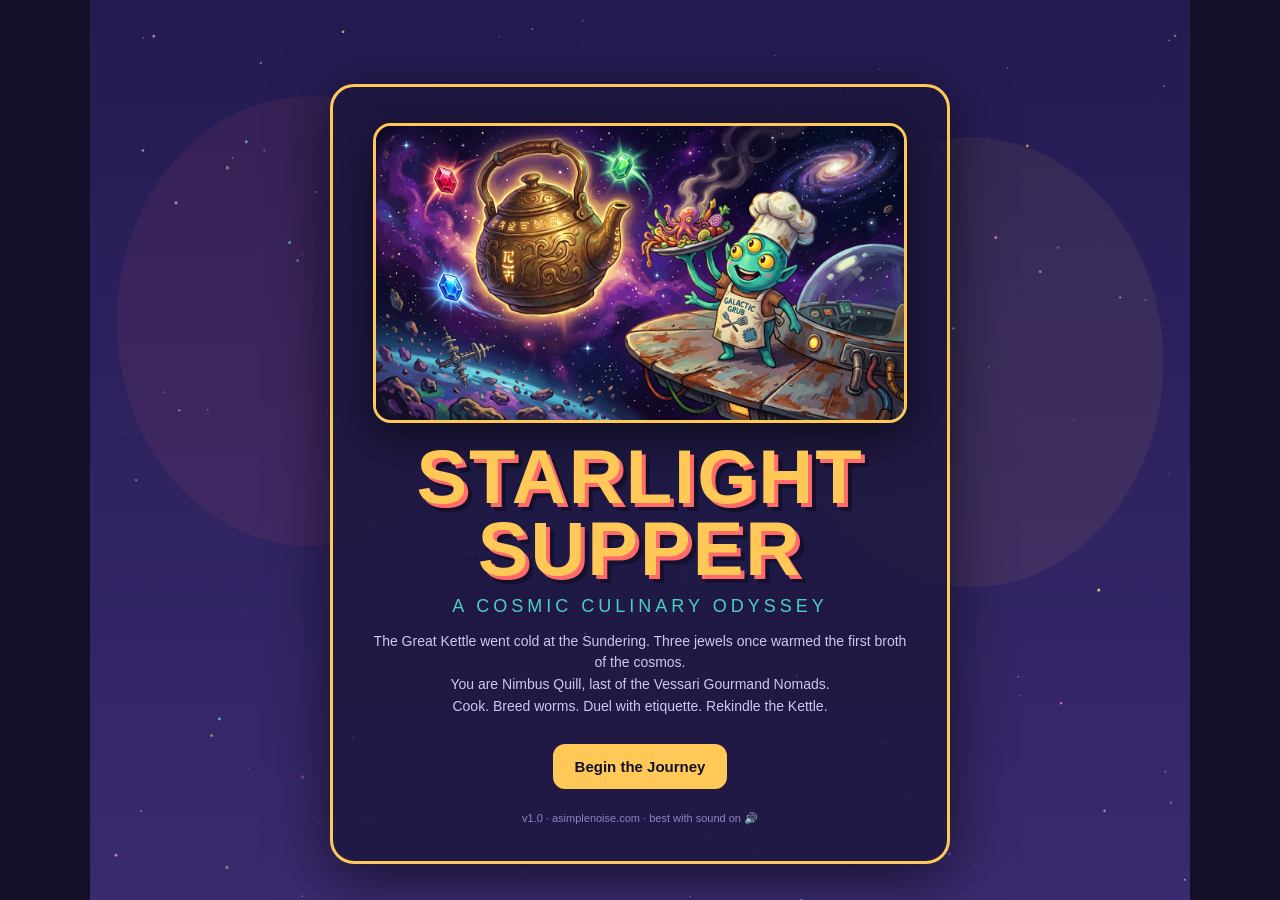
<file: index.html>
<!DOCTYPE html>
<html lang="en">
<head>
<meta charset="UTF-8">
<meta name="viewport" content="width=device-width, initial-scale=1.0, viewport-fit=cover, user-scalable=no">
<meta name="theme-color" content="#0a0a1e">
<!-- iOS standalone (Add to Home Screen) -->
<meta name="apple-mobile-web-app-capable" content="yes">
<meta name="mobile-web-app-capable" content="yes">
<meta name="apple-mobile-web-app-status-bar-style" content="black-translucent">
<meta name="apple-mobile-web-app-title" content="Starlight">
<link rel="apple-touch-icon" href="/assets/icons/icon-180.png">
<link rel="manifest" href="/manifest.json">
<link rel="icon" href="/assets/icons/icon-192.png">
<title>Starlight Supper</title>
<link rel="stylesheet" href="style.css?v=20261122a">
</head>
<body>
<div id="game-shell">
  <canvas id="bg-canvas"></canvas>
  <div id="planet-bg"></div>

  <!-- TITLE -->
  <div id="screen-title" class="screen active">
    <div class="title-card">
      <img src="assets/title.png" class="title-splash" alt="Starlight Supper" onerror="this.remove()">
      <h1 class="game-title">STARLIGHT<br>SUPPER</h1>
      <p class="subtitle">A Cosmic Culinary Odyssey</p>
      <p class="lore-blurb">The Great Kettle went cold at the Sundering. Three jewels once warmed the first broth of the cosmos.<br>You are Nimbus Quill, last of the Vessari Gourmand Nomads.<br>Cook. Breed worms. Duel with etiquette. Rekindle the Kettle.</p>
      <button id="btn-new-game" class="btn btn-primary">Begin the Journey</button>
      <button id="btn-continue" class="btn" style="display:none">Continue</button>
      <div class="credits">v1.0 · asimplenoise.com · best with sound on 🔊</div>
    </div>
  </div>

  <!-- HUD -->
  <div id="hud" class="hidden">
    <div class="hud-left">
      <span id="hud-day">Day 1</span>
      <span id="hud-energy" class="phase-chip">⚡ 3/3</span>
      <span id="hud-phase" class="phase-chip">☀️ DAY</span>
      <span id="hud-location">🏠 Home Shelter</span>
    </div>
    <div class="hud-right">
      <span id="hud-hp">❤️ 30/30</span>
      <span id="hud-money">💰 50</span>
      <span id="hud-followers">📱 12 followers</span>
      <button id="btn-menu" class="btn btn-small">☰</button>
    </div>
  </div>

  <!-- HUB (home base) -->
  <div id="screen-hub" class="screen">
    <h2 id="hub-title" class="screen-title">Home Shelter</h2>
    <div id="hub-goal" class="hub-goal"></div>
    <div id="hub-buttons" class="btn-grid"></div>
    <div id="hub-log" class="log-box"></div>
  </div>

  <!-- GENERIC PANEL SCREEN (cooking, worms, shelter, shop, forklore...) -->
  <div id="screen-panel" class="screen">
    <h2 id="panel-title" class="screen-title"></h2>
    <div id="panel-body"></div>
    <div class="panel-footer"><button id="panel-back" class="btn">← Back</button></div>
  </div>

  <!-- WORLD (live expedition) -->
  <div id="screen-world" class="screen">
    <div class="world-topbar"><span id="world-title"></span><span id="world-sub"></span>
      <button id="world-leave" class="btn btn-small">🛸 Leave (Esc)</button></div>
    <canvas id="world-canvas"></canvas>
    <div id="touch-stick"><div id="stick-knob"></div></div>
  </div>

  <!-- LIVE SERVICE (WS-8) -->
  <div id="screen-service" class="screen">
    <canvas id="service-canvas"></canvas>
    <div id="service-ui" class="service-ui hidden"></div>
  </div>

  <!-- BATTLE -->
  <div id="screen-battle" class="screen">
    <div class="battle-stage">
      <div class="battle-enemy">
        <canvas id="enemy-canvas" width="220" height="220"></canvas>
        <div class="unit-bar enemy-bar">
          <div class="unit-name" id="enemy-name"></div>
          <div class="hp-track"><div class="hp-fill" id="enemy-hp"></div><span id="enemy-hp-text"></span></div>
          <div class="intent" id="enemy-intent"></div>
        </div>
      </div>
      <div class="battle-vs">⚔️</div>
      <div class="battle-player">
        <div class="unit-bar player-bar">
          <div class="unit-name">Nimbus Quill</div>
          <div class="hp-track"><div class="hp-fill" id="player-hp"></div><span id="player-hp-text"></span></div>
          <div class="buffs" id="player-buffs"></div>
        </div>
        <canvas id="player-battle-canvas" width="200" height="200"></canvas>
      </div>
    </div>
    <div class="battle-allies" id="battle-allies"></div>
    <div class="battle-log log-box" id="battle-log"></div>
    <div class="battle-actions" id="battle-actions"></div>
  </div>

  <!-- INTRO CINEMATIC -->
  <div id="screen-intro" class="screen">
    <div class="intro-stage">
      <div id="intro-vignette"></div>
      <div class="intro-content">
        <div id="intro-title"></div>
        <div id="intro-label"></div>
        <div id="intro-text"></div>
        <div id="intro-hint">click / space</div>
      </div>
      <div id="intro-dots"></div>
      <button id="intro-btn" class="btn btn-primary intro-btn">▸</button>
    </div>
  </div>

  <!-- STORY / DIALOGUE OVERLAY -->
  <div id="overlay-story" class="overlay hidden">
    <div class="story-card">
      <div id="story-portrait-wrap"><canvas id="story-portrait" width="140" height="140"></canvas></div>
      <div class="story-text-wrap">
        <div id="story-speaker" class="story-speaker"></div>
        <div id="story-text" class="story-text"></div>
      </div>
      <button id="story-next" class="btn btn-primary">▸</button>
    </div>
  </div>

  <!-- TOASTS -->
  <div id="toasts"></div>

  <!-- MENU OVERLAY -->
  <div id="overlay-menu" class="overlay hidden">
    <div class="menu-card">
      <h3>Paused</h3>
      <button id="btn-resume" class="btn btn-primary">Resume</button>
      <button id="btn-save" class="btn">Save Game</button>
      <button id="btn-saves" class="btn">💾 Save Manager</button>
      <button id="btn-mute" class="btn">🔊 Sound: On</button>
      <button id="btn-howto" class="btn">How to Play</button>
      <button id="btn-wipe" class="btn btn-danger">Erase Save</button>
      <div id="howto" class="howto hidden">        <b>The Loop:</b> Each day gives you <b>⚡3 energy</b>. Spend it freely: cook gourmet dishes, post them on <i>Forklore</i>, breed your worms, upgrade the shelter, or launch an expedition. When energy runs low you can push on into risky (richer) night actions — or sleep to restore everything.<br><br>
        On expeditions, <b>walk the route graph</b>: fights, caches, groves, strangers with choices, and sometimes a rival's tea invitation. Win a tea party and that rival joins your battles.<br><br>
        Collect all three Great Jewels — Hearthstone Ruby, Abyssal Sapphire, Gale Emerald — then face <b>Thor</b>, who wears the Emerald as a belt buckle because "it matched his cape."
      </div>
    </div>
  </div>

  <!-- SAVE MANAGER -->
  <div id="save-manager" class="overlay hidden">
    <div class="menu-card">
      <h3>💾 Save Manager</h3>
      <div id="save-slots"></div>
      <button id="btn-saves-close" class="btn btn-primary">Close</button>
    </div>
  </div>
</div>

<script src="js/data.js?v=20261122a"></script>
<script src="js/audio.js?v=20261122a"></script>
<script src="js/chip.js?v=20261122a"></script>
<script src="js/art.js?v=20261122a"></script>
<script src="js/engine.js?v=20261122a"></script>
<script src="js/cooking.js?v=20261122a"></script>
<script src="js/battle.js?v=20261122a"></script>
<script src="js/story.js?v=20261122a"></script>
<script src="js/intro.js?v=20261122a"></script>
<script src="js/worldmap.js?v=20261122a"></script>
<script src="js/world.js?v=20261122a"></script>
<script src="js/hub.js?v=20261122a"></script>
<script src="js/service.js?v=20261122a"></script>
<script src="js/main.js?v=20261122a"></script>
<script>
  if ('serviceWorker' in navigator) {
    window.addEventListener('load', () => navigator.serviceWorker.register('/sw.js').catch(console.error));
  }
</script>
</body>
</html>
</file>
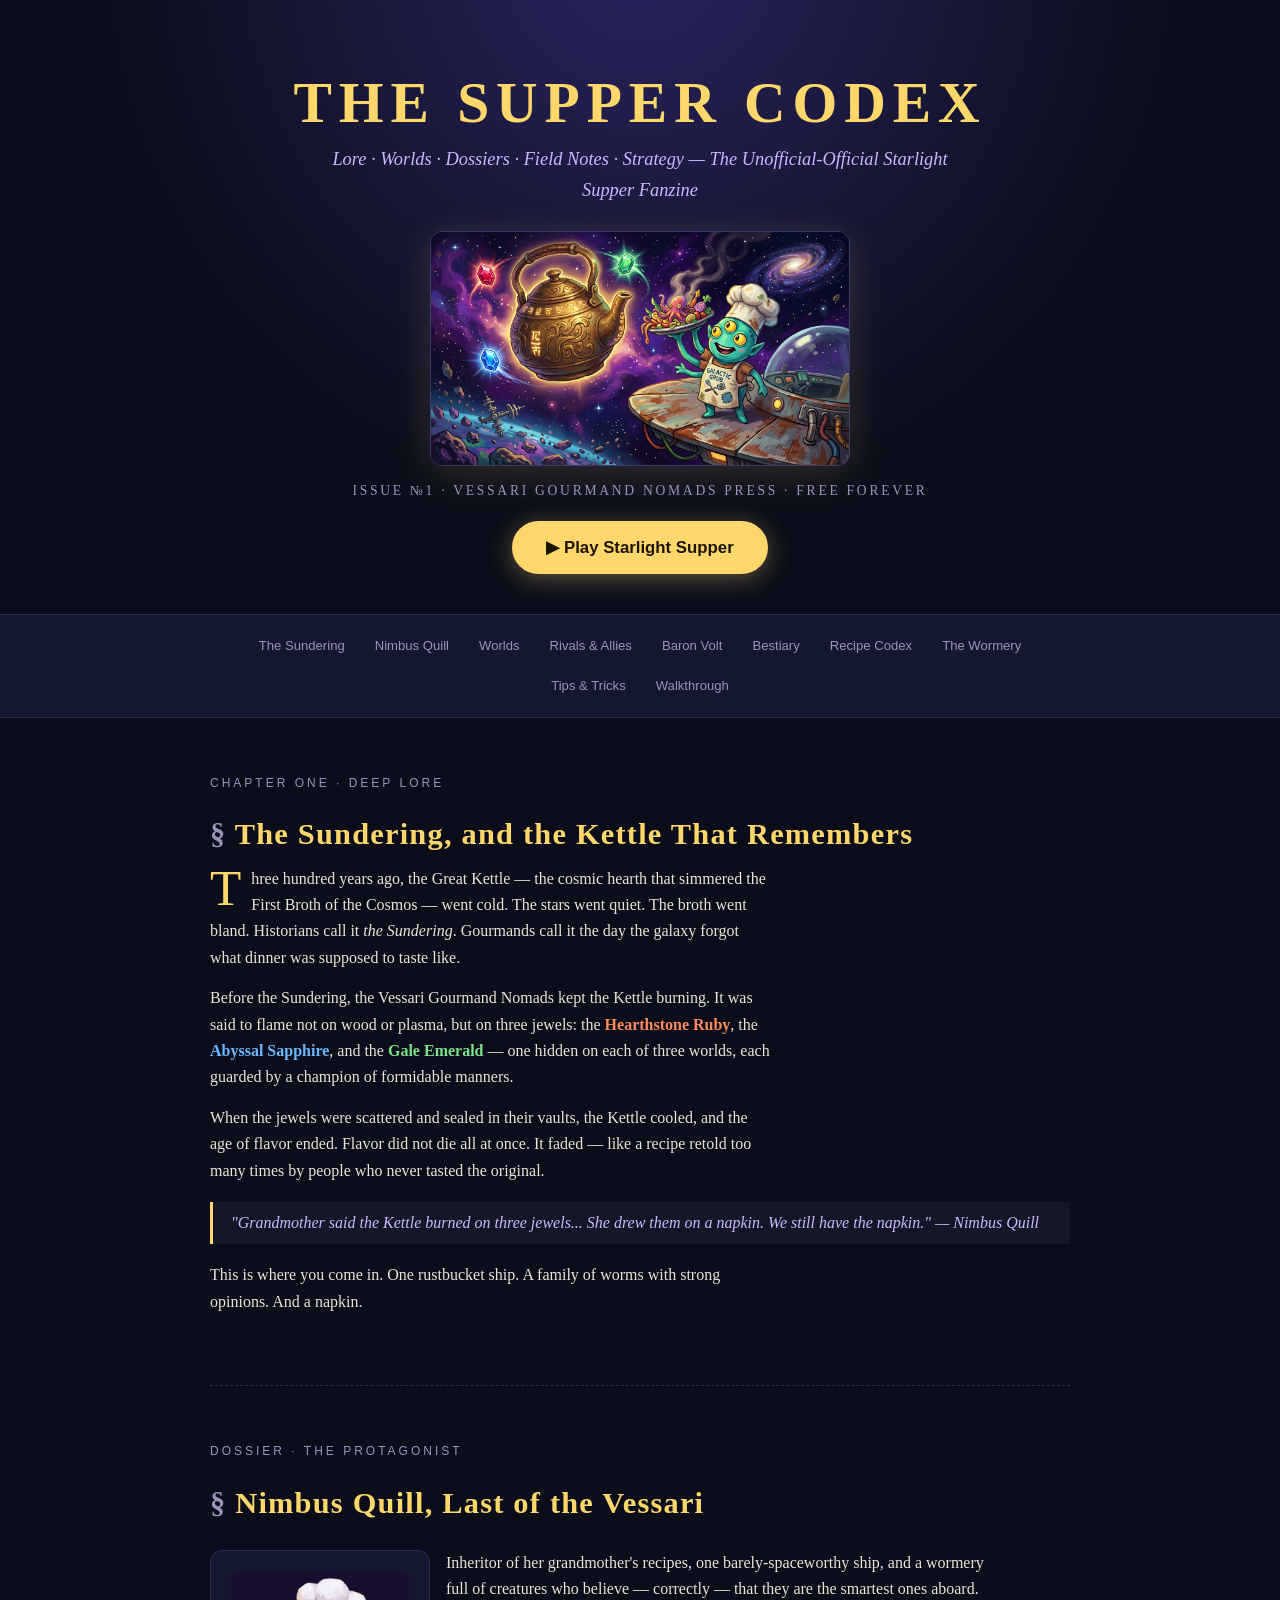
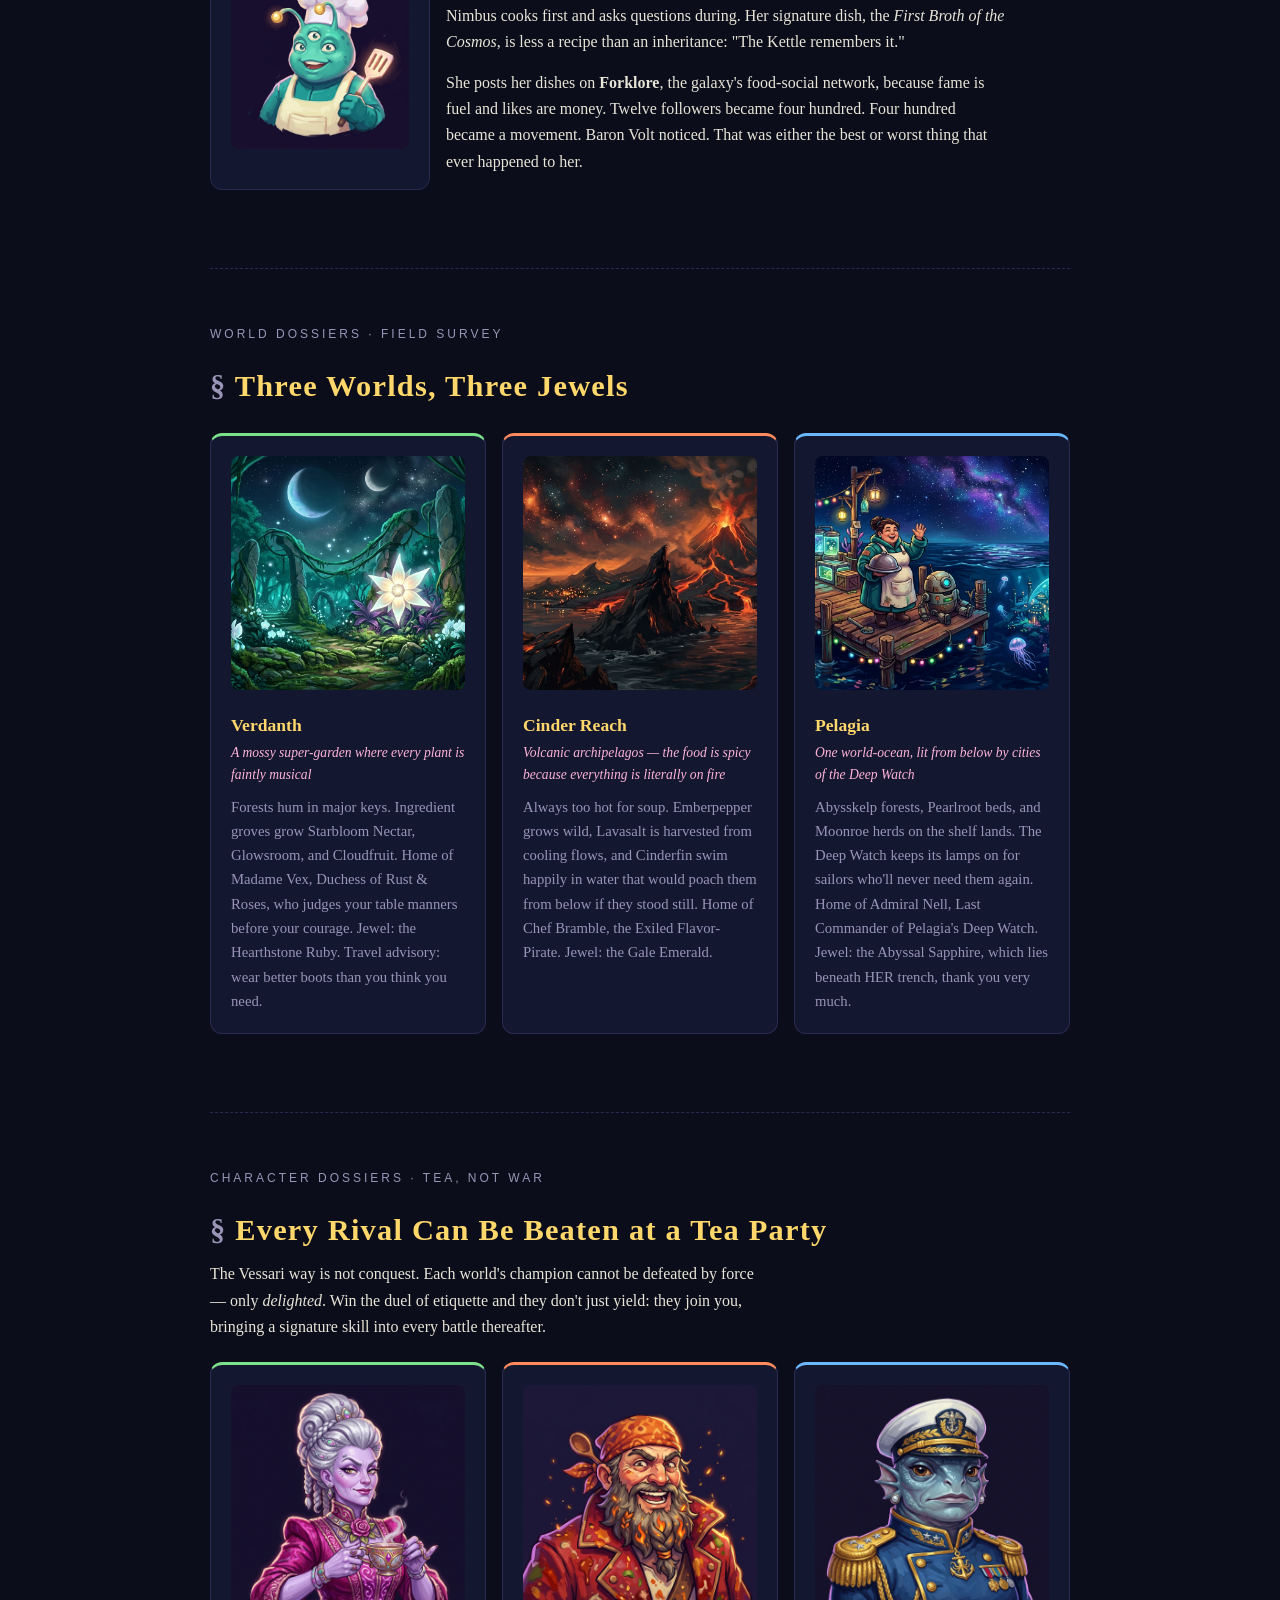
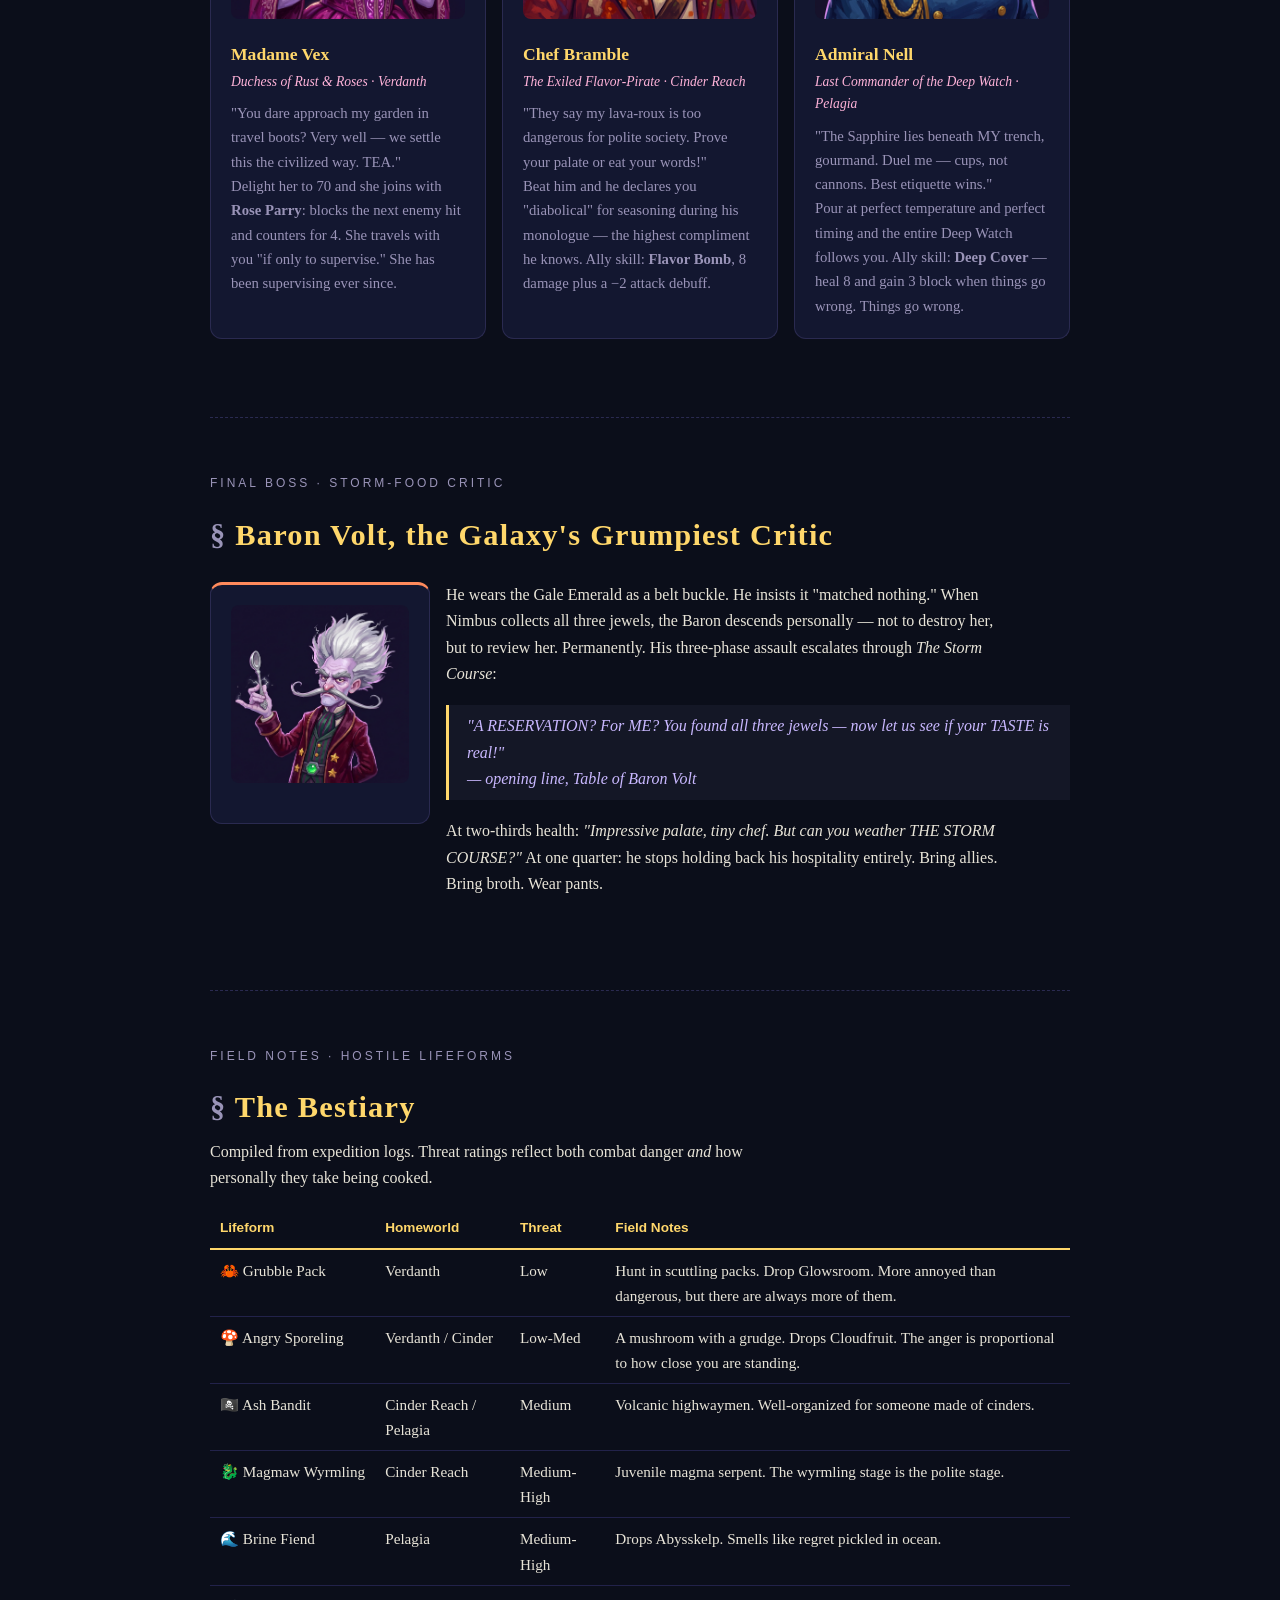
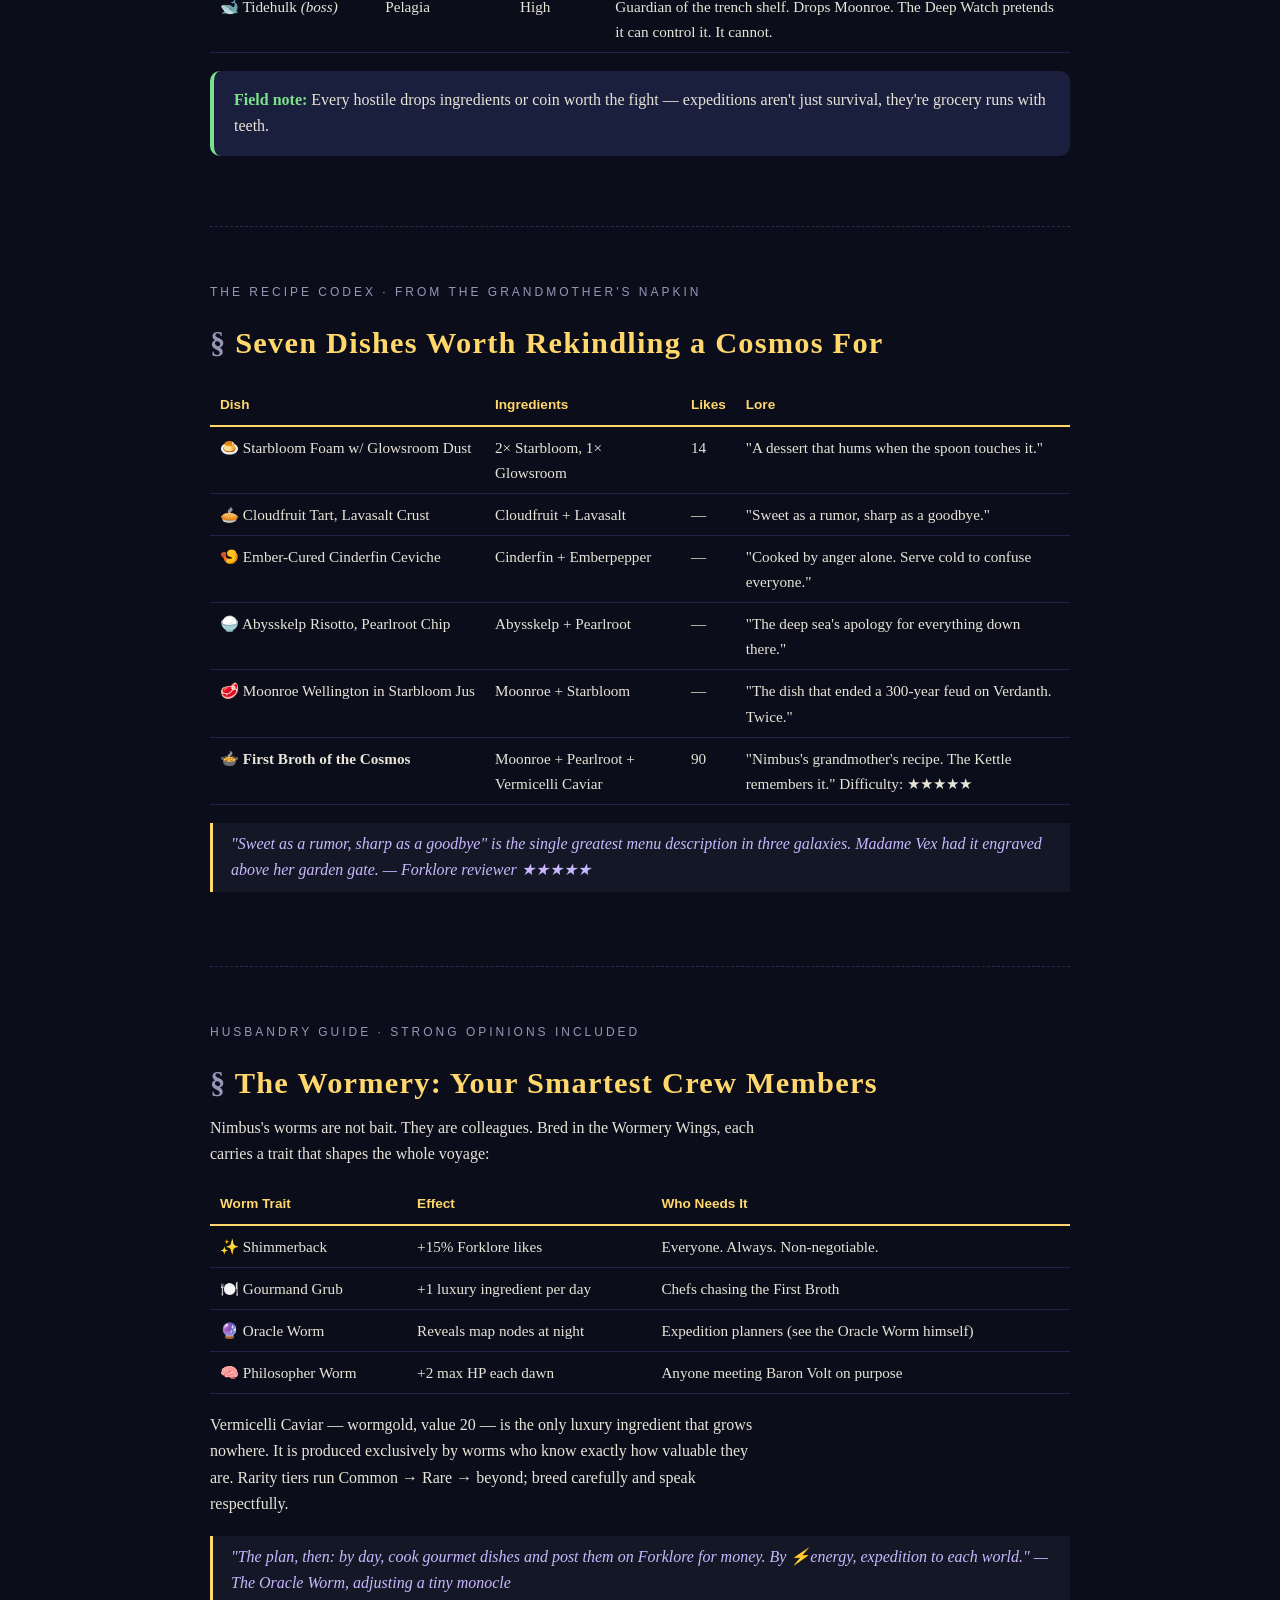
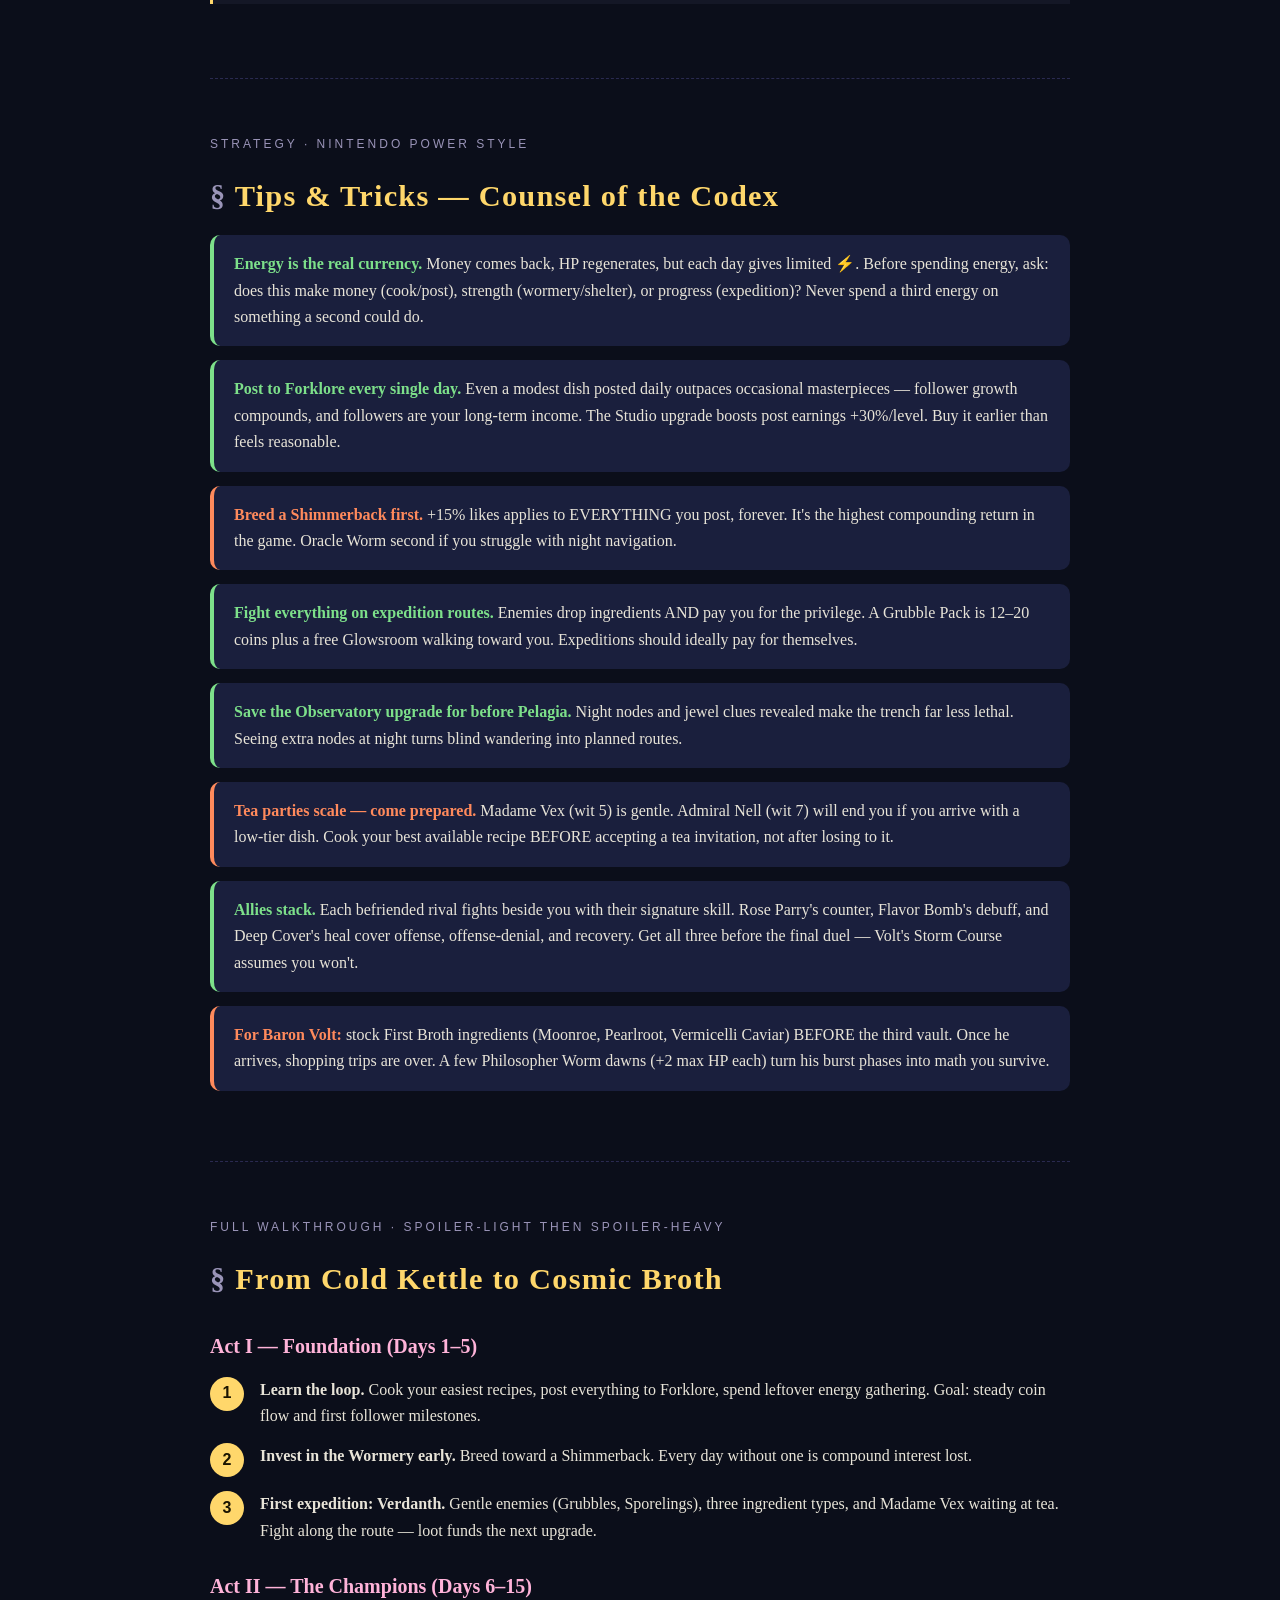
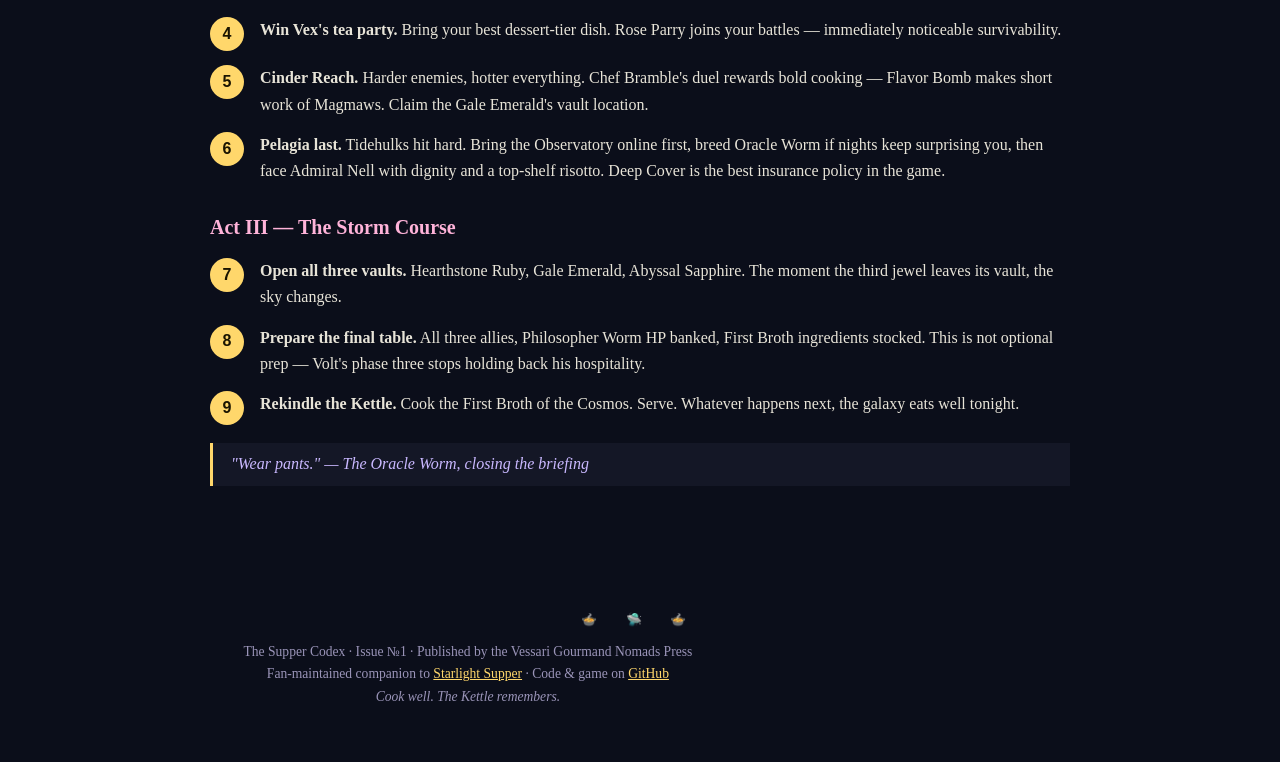
<file: codex/index.html>
<!DOCTYPE html>
<html lang="en">
<head>
<meta charset="UTF-8">
<meta name="viewport" content="width=device-width, initial-scale=1.0">
<title>The Supper Codex — Starlight Supper Official Lore & Strategy Compendium</title>
<meta name="description" content="The official fanzine for Starlight Supper: lore chapters, world dossiers, character deep-dives, bestiary field notes, the recipe codex, tips & tricks, and a full walkthrough.">
<link rel="icon" href="data:image/svg+xml,<svg xmlns='http://www.w3.org/2000/svg' viewBox='0 0 100 100'><text y='.9em' font-size='90'>🍲</text></svg>">
<style>
  :root{
    --bg:#0b0e1a; --panel:#131730; --panel2:#1a1f3d; --ink:#e8e4d8; --dim:#9a94b8;
    --gold:#ffd76b; --rose:#ffb3d9; --ember:#ff8a5c; --tide:#6cb8ff; --moss:#7de08a; --vess:#c9b8ff;
  }
  *{box-sizing:border-box;margin:0;padding:0}
  body{background:var(--bg);color:var(--ink);font-family:Georgia,'Times New Roman',serif;line-height:1.65}
  code,.mono{font-family:'SF Mono',Consolas,monospace;font-size:.9em}
  a{color:var(--gold)}
  .wrap{max-width:900px;margin:0 auto;padding:0 20px}
  header.hero{text-align:center;padding:70px 20px 40px;background:
    radial-gradient(ellipse at 50% -10%, #2a2460 0%, var(--bg) 60%);}
  .hero h1{font-size:clamp(1.5rem,7vw,3.6rem);letter-spacing:.12em;color:var(--gold);text-transform:uppercase;line-height:1.15}
  .hero .sub{color:var(--vess);font-style:italic;font-size:clamp(.95rem,2.5vw,1.15rem);margin:.5rem auto 0;max-width:34em}
  .hero .issue{margin-top:14px;font-family:inherit;color:var(--dim);font-size:.85rem;letter-spacing:.2em;text-transform:uppercase;overflow-wrap:break-word}
  .hero img.splash{max-width:420px;width:80%;border-radius:12px;margin:26px auto 8px;display:block;border:1px solid #3a3a66;box-shadow:0 8px 40px rgba(255,215,107,.15)}
  .playbtn{display:inline-block;margin-top:18px;background:var(--gold);color:#1a1400;font-weight:bold;text-decoration:none;padding:13px 34px;border-radius:999px;font-family:Arial,sans-serif;font-size:1.05rem;box-shadow:0 4px 24px rgba(255,215,107,.35);transition:transform .15s}
  .playbtn:hover{transform:scale(1.05)}
  nav.toc{background:var(--panel);border-top:1px solid #2a2a50;border-bottom:1px solid #2a2a50;padding:14px 0;position:sticky;top:0;z-index:9}
  nav.toc .wrap{display:flex;gap:6px;flex-wrap:wrap;justify-content:center}
  nav.toc a{color:var(--dim);text-decoration:none;font-family:Arial,sans-serif;font-size:.82rem;padding:6px 12px;border-radius:999px}
  nav.toc a:hover{background:var(--panel2);color:var(--gold)}
  section{padding:56px 0;border-bottom:1px dashed #2a2a50}
  section:last-of-type{border-bottom:none}
  h2.chapter{font-size:1.9rem;color:var(--gold);margin-bottom:6px;letter-spacing:.04em}
  h2.chapter::before{content:"§ ";color:var(--dim)}
  .kicker{color:var(--dim);font-family:Arial,sans-serif;font-size:.75rem;letter-spacing:.25em;text-transform:uppercase;margin-bottom:16px}
  h3{color:var(--rose);margin:26px 0 8px;font-size:1.25rem}
  p{margin-bottom:14px;max-width:70ch}
  .dropcap::first-letter{font-size:3.2em;float:left;line-height:.85;padding-right:10px;color:var(--gold)}
  blockquote{border-left:3px solid var(--gold);padding:8px 18px;margin:18px 0;font-style:italic;color:var(--vess);background:rgba(201,184,255,.05)}
  .cardgrid{display:grid;grid-template-columns:repeat(auto-fit,minmax(250px,1fr));gap:16px;margin:22px 0}
  .card{background:var(--panel);border:1px solid #2a2a50;border-radius:12px;padding:20px}
  .card img{width:100%;border-radius:8px;margin-bottom:12px;aspect-ratio:1;object-fit:cover;background:#000}
  .card h4{color:var(--gold);font-size:1.1rem;margin-bottom:2px}
  .card .title{color:var(--rose);font-style:italic;font-size:.85rem;margin-bottom:8px}
  .card p{font-size:.92rem;margin:0;color:var(--dim)}
  .card.moss{border-top:3px solid var(--moss)} .card.ember{border-top:3px solid var(--ember)} .card.tide{border-top:3px solid var(--tide)}
  table{width:100%;border-collapse:collapse;margin:18px 0;font-size:.95rem}
  th{color:var(--gold);text-align:left;border-bottom:2px solid var(--gold);padding:8px 10px;font-family:Arial,sans-serif;font-size:.85rem}
  td{padding:8px 10px;border-bottom:1px solid #22224a;vertical-align:top}
  td:first-child{white-space:nowrap}
  .tip{background:var(--panel2);border-radius:10px;padding:16px 20px;margin:14px 0;border-left:4px solid var(--moss)}
  .tip b{color:var(--moss)}
  .warn{border-left-color:var(--ember)} .warn b{color:var(--ember)}
  .step{display:flex;gap:16px;margin:14px 0}
  .step .n{flex-shrink:0;width:34px;height:34px;border-radius:50%;background:var(--gold);color:#1a1400;display:flex;align-items:center;justify-content:center;font-weight:bold;font-family:Arial,sans-serif}
  footer{text-align:center;padding:40px 20px;color:var(--dim);font-size:.85rem}
  .divider{text-align:center;color:var(--dim);letter-spacing:1em;padding:10px 0;font-size:.8rem}
  @media (max-width:600px){
    header.hero{padding:44px 16px 32px}
    nav.toc .wrap{gap:4px;padding:0 10px}
    .cardgrid[style]{grid-template-columns:1fr !important}
    .step{flex-direction:column;gap:6px}
    table{font-size:.82rem;display:block;overflow-x:auto}
    th,td{padding:6px}
    .hero .issue{letter-spacing:.12em}
  }
</style>
</head>
<body>

<header class="hero">
  <h1>The Supper Codex</h1>
  <p class="sub">Lore · Worlds · Dossiers · Field Notes · Strategy — The Unofficial-Official Starlight Supper Fanzine</p>
  <img class="splash" src="assets/title.png" alt="Starlight Supper title art">
  <div class="issue">Issue №1 · Vessari Gourmand Nomads Press · Free forever</div>
  <a class="playbtn" href="https://game.asimplenoise.com">▶ Play Starlight Supper</a>
</header>

<nav class="toc"><div class="wrap">
  <a href="#lore">The Sundering</a><a href="#nimbus">Nimbus Quill</a><a href="#worlds">Worlds</a>
  <a href="#rivals">Rivals & Allies</a><a href="#volt">Baron Volt</a><a href="#bestiary">Bestiary</a>
  <a href="#recipes">Recipe Codex</a><a href="#worms">The Wormery</a><a href="#tips">Tips & Tricks</a><a href="#walkthrough">Walkthrough</a>
</div></nav>

<div class="wrap">

<!-- ============ LORE ============ -->
<section id="lore">
  <div class="kicker">Chapter One · Deep Lore</div>
  <h2 class="chapter">The Sundering, and the Kettle That Remembers</h2>
  <p class="dropcap">Three hundred years ago, the Great Kettle — the cosmic hearth that simmered the First Broth of the Cosmos — went cold. The stars went quiet. The broth went bland. Historians call it <em>the Sundering</em>. Gourmands call it the day the galaxy forgot what dinner was supposed to taste like.</p>
  <p>Before the Sundering, the Vessari Gourmand Nomads kept the Kettle burning. It was said to flame not on wood or plasma, but on three jewels: the <strong style="color:var(--ember)">Hearthstone Ruby</strong>, the <strong style="color:var(--tide)">Abyssal Sapphire</strong>, and the <strong style="color:var(--moss)">Gale Emerald</strong> — one hidden on each of three worlds, each guarded by a champion of formidable manners.</p>
  <p>When the jewels were scattered and sealed in their vaults, the Kettle cooled, and the age of flavor ended. Flavor did not die all at once. It faded — like a recipe retold too many times by people who never tasted the original.</p>
  <blockquote>"Grandmother said the Kettle burned on three jewels... She drew them on a napkin. We still have the napkin." — Nimbus Quill</blockquote>
  <p>This is where you come in. One rustbucket ship. A family of worms with strong opinions. And a napkin.</p>
</section>

<section id="nimbus">
  <div class="kicker">Dossier · The Protagonist</div>
  <h2 class="chapter">Nimbus Quill, Last of the Vessari</h2>
  <div class="cardgrid" style="grid-template-columns:220px 1fr;align-items:start">
    <div class="card"><img src="assets/nimbus.png" alt="Nimbus Quill"></div>
    <div>
      <p>Inheritor of her grandmother's recipes, one barely-spaceworthy ship, and a wormery full of creatures who believe — correctly — that they are the smartest ones aboard. Nimbus cooks first and asks questions during. Her signature dish, the <em>First Broth of the Cosmos</em>, is less a recipe than an inheritance: "The Kettle remembers it."</p>
      <p>She posts her dishes on <strong>Forklore</strong>, the galaxy's food-social network, because fame is fuel and likes are money. Twelve followers became four hundred. Four hundred became a movement. Baron Volt noticed. That was either the best or worst thing that ever happened to her.</p>
    </div>
  </div>
</section>

<!-- ============ WORLDS ============ -->
<section id="worlds">
  <div class="kicker">World Dossiers · Field Survey</div>
  <h2 class="chapter">Three Worlds, Three Jewels</h2>
  <div class="cardgrid">
    <div class="card moss">
      <img src="assets/verdanth.png" alt="Verdanth">
      <h4>Verdanth</h4><div class="title">A mossy super-garden where every plant is faintly musical</div>
      <p>Forests hum in major keys. Ingredient groves grow Starbloom Nectar, Glowsroom, and Cloudfruit. Home of Madame Vex, Duchess of Rust &amp; Roses, who judges your table manners before your courage. Jewel: the Hearthstone Ruby. Travel advisory: wear better boots than you think you need.</p>
    </div>
    <div class="card ember">
      <img src="assets/cinder.png" alt="Cinder Reach">
      <h4>Cinder Reach</h4><div class="title">Volcanic archipelagos — the food is spicy because everything is literally on fire</div>
      <p>Always too hot for soup. Emberpepper grows wild, Lavasalt is harvested from cooling flows, and Cinderfin swim happily in water that would poach them from below if they stood still. Home of Chef Bramble, the Exiled Flavor-Pirate. Jewel: the Gale Emerald.</p>
    </div>
    <div class="card tide">
      <img src="assets/pelagia.png" alt="Pelagia">
      <h4>Pelagia</h4><div class="title">One world-ocean, lit from below by cities of the Deep Watch</div>
      <p>Abysskelp forests, Pearlroot beds, and Moonroe herds on the shelf lands. The Deep Watch keeps its lamps on for sailors who'll never need them again. Home of Admiral Nell, Last Commander of Pelagia's Deep Watch. Jewel: the Abyssal Sapphire, which lies beneath HER trench, thank you very much.</p>
    </div>
  </div>
</section>

<!-- ============ RIVALS ============ -->
<section id="rivals">
  <div class="kicker">Character Dossiers · Tea, Not War</div>
  <h2 class="chapter">Every Rival Can Be Beaten at a Tea Party</h2>
  <p>The Vessari way is not conquest. Each world's champion cannot be defeated by force — only <em>delighted</em>. Win the duel of etiquette and they don't just yield: they join you, bringing a signature skill into every battle thereafter.</p>
  <div class="cardgrid">
    <div class="card moss">
      <img src="assets/madame_vex.png" alt="Madame Vex">
      <h4>Madame Vex</h4><div class="title">Duchess of Rust &amp; Roses · Verdanth</div>
      <p>"You dare approach my garden in travel boots? Very well — we settle this the civilized way. TEA."</p><p>Delight her to 70 and she joins with <b>Rose Parry</b>: blocks the next enemy hit and counters for 4. She travels with you "if only to supervise." She has been supervising ever since.</p>
    </div>
    <div class="card ember">
      <img src="assets/chef_bramble.png" alt="Chef Bramble">
      <h4>Chef Bramble</h4><div class="title">The Exiled Flavor-Pirate · Cinder Reach</div>
      <p>"They say my lava-roux is too dangerous for polite society. Prove your palate or eat your words!"</p><p>Beat him and he declares you "diabolical" for seasoning during his monologue — the highest compliment he knows. Ally skill: <b>Flavor Bomb</b>, 8 damage plus a −2 attack debuff.</p>
    </div>
    <div class="card tide">
      <img src="assets/admiral_nell.png" alt="Admiral Nell">
      <h4>Admiral Nell</h4><div class="title">Last Commander of the Deep Watch · Pelagia</div>
      <p>"The Sapphire lies beneath MY trench, gourmand. Duel me — cups, not cannons. Best etiquette wins."</p><p>Pour at perfect temperature and perfect timing and the entire Deep Watch follows you. Ally skill: <b>Deep Cover</b> — heal 8 and gain 3 block when things go wrong. Things go wrong.</p>
    </div>
  </div>
</section>

<section id="volt">
  <div class="kicker">Final Boss · Storm-Food Critic</div>
  <h2 class="chapter">Baron Volt, the Galaxy's Grumpiest Critic</h2>
  <div class="cardgrid" style="grid-template-columns:220px 1fr;align-items:start">
    <div class="card ember"><img src="assets/volt.png" alt="Baron Volt"></div>
    <div>
      <p>He wears the Gale Emerald as a belt buckle. He insists it "matched nothing." When Nimbus collects all three jewels, the Baron descends personally — not to destroy her, but to review her. Permanently. His three-phase assault escalates through <em>The Storm Course</em>:</p>
      <blockquote>"A RESERVATION? For ME? You found all three jewels — now let us see if your TASTE is real!"<br>— opening line, Table of Baron Volt</blockquote>
      <p>At two-thirds health: <em>"Impressive palate, tiny chef. But can you weather THE STORM COURSE?"</em> At one quarter: he stops holding back his hospitality entirely. Bring allies. Bring broth. Wear pants.</p>
    </div>
  </div>
</section>

<!-- ============ BESTIARY ============ -->
<section id="bestiary">
  <div class="kicker">Field Notes · Hostile Lifeforms</div>
  <h2 class="chapter">The Bestiary</h2>
  <p>Compiled from expedition logs. Threat ratings reflect both combat danger <em>and</em> how personally they take being cooked.</p>
  <table>
    <tr><th>Lifeform</th><th>Homeworld</th><th>Threat</th><th>Field Notes</th></tr>
    <tr><td>🦀 Grubble Pack</td><td>Verdanth</td><td>Low</td><td>Hunt in scuttling packs. Drop Glowsroom. More annoyed than dangerous, but there are always more of them.</td></tr>
    <tr><td>🍄 Angry Sporeling</td><td>Verdanth / Cinder</td><td>Low-Med</td><td>A mushroom with a grudge. Drops Cloudfruit. The anger is proportional to how close you are standing.</td></tr>
    <tr><td>🏴‍☠️ Ash Bandit</td><td>Cinder Reach / Pelagia</td><td>Medium</td><td>Volcanic highwaymen. Well-organized for someone made of cinders.</td></tr>
    <tr><td>🐉 Magmaw Wyrmling</td><td>Cinder Reach</td><td>Medium-High</td><td>Juvenile magma serpent. The wyrmling stage is the polite stage.</td></tr>
    <tr><td>🌊 Brine Fiend</td><td>Pelagia</td><td>Medium-High</td><td>Drops Abysskelp. Smells like regret pickled in ocean.</td></tr>
    <tr><td>🐋 Tidehulk <em>(boss)</em></td><td>Pelagia</td><td>High</td><td>Guardian of the trench shelf. Drops Moonroe. The Deep Watch pretends it can control it. It cannot.</td></tr>
  </table>
  <div class="tip"><b>Field note:</b> Every hostile drops ingredients or coin worth the fight — expeditions aren't just survival, they're grocery runs with teeth.</div>
</section>

<!-- ============ RECIPES ============ -->
<section id="recipes">
  <div class="kicker">The Recipe Codex · From the Grandmother's Napkin</div>
  <h2 class="chapter">Seven Dishes Worth Rekindling a Cosmos For</h2>
  <table>
    <tr><th>Dish</th><th>Ingredients</th><th>Likes</th><th>Lore</th></tr>
    <tr><td>🍮 Starbloom Foam w/ Glowsroom Dust</td><td>2× Starbloom, 1× Glowsroom</td><td>14</td><td>"A dessert that hums when the spoon touches it."</td></tr>
    <tr><td>🥧 Cloudfruit Tart, Lavasalt Crust</td><td>Cloudfruit + Lavasalt</td><td>—</td><td>"Sweet as a rumor, sharp as a goodbye."</td></tr>
    <tr><td>🍤 Ember-Cured Cinderfin Ceviche</td><td>Cinderfin + Emberpepper</td><td>—</td><td>"Cooked by anger alone. Serve cold to confuse everyone."</td></tr>
    <tr><td>🍚 Abysskelp Risotto, Pearlroot Chip</td><td>Abysskelp + Pearlroot</td><td>—</td><td>"The deep sea's apology for everything down there."</td></tr>
    <tr><td>🥩 Moonroe Wellington in Starbloom Jus</td><td>Moonroe + Starbloom</td><td>—</td><td>"The dish that ended a 300-year feud on Verdanth. Twice."</td></tr>
    <tr><td>🍲 <strong>First Broth of the Cosmos</strong></td><td>Moonroe + Pearlroot + Vermicelli Caviar</td><td>90</td><td>"Nimbus's grandmother's recipe. The Kettle remembers it." Difficulty: ★★★★★</td></tr>
  </table>
  <blockquote>"Sweet as a rumor, sharp as a goodbye" is the single greatest menu description in three galaxies. Madame Vex had it engraved above her garden gate. — Forklore reviewer ★★★★★</blockquote>
</section>

<!-- ============ WORMS ============ -->
<section id="worms">
  <div class="kicker">Husbandry Guide · Strong Opinions Included</div>
  <h2 class="chapter">The Wormery: Your Smartest Crew Members</h2>
  <p>Nimbus's worms are not bait. They are colleagues. Bred in the Wormery Wings, each carries a trait that shapes the whole voyage:</p>
  <table>
    <tr><th>Worm Trait</th><th>Effect</th><th>Who Needs It</th></tr>
    <tr><td>✨ Shimmerback</td><td>+15% Forklore likes</td><td>Everyone. Always. Non-negotiable.</td></tr>
    <tr><td>🍽️ Gourmand Grub</td><td>+1 luxury ingredient per day</td><td>Chefs chasing the First Broth</td></tr>
    <tr><td>🔮 Oracle Worm</td><td>Reveals map nodes at night</td><td>Expedition planners (see the Oracle Worm himself)</td></tr>
    <tr><td>🧠 Philosopher Worm</td><td>+2 max HP each dawn</td><td>Anyone meeting Baron Volt on purpose</td></tr>
  </table>
  <p>Vermicelli Caviar — wormgold, value 20 — is the only luxury ingredient that grows nowhere. It is produced exclusively by worms who know exactly how valuable they are. Rarity tiers run Common → Rare → beyond; breed carefully and speak respectfully.</p>
  <blockquote>"The plan, then: by day, cook gourmet dishes and post them on Forklore for money. By ⚡energy, expedition to each world." — The Oracle Worm, adjusting a tiny monocle</blockquote>
</section>

<!-- ============ TIPS ============ -->
<section id="tips">
  <div class="kicker">Strategy · Nintendo Power Style</div>
  <h2 class="chapter">Tips &amp; Tricks — Counsel of the Codex</h2>

  <div class="tip"><b>Energy is the real currency.</b> Money comes back, HP regenerates, but each day gives limited ⚡. Before spending energy, ask: does this make money (cook/post), strength (wormery/shelter), or progress (expedition)? Never spend a third energy on something a second could do.</div>

  <div class="tip"><b>Post to Forklore every single day.</b> Even a modest dish posted daily outpaces occasional masterpieces — follower growth compounds, and followers are your long-term income. The Studio upgrade boosts post earnings +30%/level. Buy it earlier than feels reasonable.</div>

  <div class="tip warn"><b>Breed a Shimmerback first.</b> +15% likes applies to EVERYTHING you post, forever. It's the highest compounding return in the game. Oracle Worm second if you struggle with night navigation.</div>

  <div class="tip"><b>Fight everything on expedition routes.</b> Enemies drop ingredients AND pay you for the privilege. A Grubble Pack is 12–20 coins plus a free Glowsroom walking toward you. Expeditions should ideally pay for themselves.</div>

  <div class="tip"><b>Save the Observatory upgrade for before Pelagia.</b> Night nodes and jewel clues revealed make the trench far less lethal. Seeing extra nodes at night turns blind wandering into planned routes.</div>

  <div class="tip warn"><b>Tea parties scale — come prepared.</b> Madame Vex (wit 5) is gentle. Admiral Nell (wit 7) will end you if you arrive with a low-tier dish. Cook your best available recipe BEFORE accepting a tea invitation, not after losing to it.</div>

  <div class="tip"><b>Allies stack.</b> Each befriended rival fights beside you with their signature skill. Rose Parry's counter, Flavor Bomb's debuff, and Deep Cover's heal cover offense, offense-denial, and recovery. Get all three before the final duel — Volt's Storm Course assumes you won't.</div>

  <div class="tip warn"><b>For Baron Volt:</b> stock First Broth ingredients (Moonroe, Pearlroot, Vermicelli Caviar) BEFORE the third vault. Once he arrives, shopping trips are over. A few Philosopher Worm dawns (+2 max HP each) turn his burst phases into math you survive.</div>
</section>

<!-- ============ WALKTHROUGH ============ -->
<section id="walkthrough">
  <div class="kicker">Full Walkthrough · Spoiler-Light Then Spoiler-Heavy</div>
  <h2 class="chapter">From Cold Kettle to Cosmic Broth</h2>

  <h3>Act I — Foundation (Days 1–5)</h3>
  <div class="step"><div class="n">1</div><div><strong>Learn the loop.</strong> Cook your easiest recipes, post everything to Forklore, spend leftover energy gathering. Goal: steady coin flow and first follower milestones.</div></div>
  <div class="step"><div class="n">2</div><div><strong>Invest in the Wormery early.</strong> Breed toward a Shimmerback. Every day without one is compound interest lost.</div></div>
  <div class="step"><div class="n">3</div><div><strong>First expedition: Verdanth.</b></strong> Gentle enemies (Grubbles, Sporelings), three ingredient types, and Madame Vex waiting at tea. Fight along the route — loot funds the next upgrade.</div></div>

  <h3>Act II — The Champions (Days 6–15)</h3>
  <div class="step"><div class="n">4</div><div><strong>Win Vex's tea party.</strong> Bring your best dessert-tier dish. Rose Parry joins your battles — immediately noticeable survivability.</div></div>
  <div class="step"><div class="n">5</div><div><strong>Cinder Reach.</strong> Harder enemies, hotter everything. Chef Bramble's duel rewards bold cooking — Flavor Bomb makes short work of Magmaws. Claim the Gale Emerald's vault location.</div></div>
  <div class="step"><div class="n">6</div><div><strong>Pelagia last.</strong> Tidehulks hit hard. Bring the Observatory online first, breed Oracle Worm if nights keep surprising you, then face Admiral Nell with dignity and a top-shelf risotto. Deep Cover is the best insurance policy in the game.</div></div>

  <h3>Act III — The Storm Course</h3>
  <div class="step"><div class="n">7</div><div><strong>Open all three vaults.</strong> Hearthstone Ruby, Gale Emerald, Abyssal Sapphire. The moment the third jewel leaves its vault, the sky changes.</div></div>
  <div class="step"><div class="n">8</div><div><strong>Prepare the final table.</strong> All three allies, Philosopher Worm HP banked, First Broth ingredients stocked. This is not optional prep — Volt's phase three stops holding back his hospitality.</div></div>
  <div class="step"><div class="n">9</div><div><strong>Rekindle the Kettle.</strong> Cook the First Broth of the Cosmos. Serve. Whatever happens next, the galaxy eats well tonight.</div></div>
  <blockquote>"Wear pants." — The Oracle Worm, closing the briefing</blockquote>
</section>

<footer>
  <div class="divider">🍲 🛸 🍲</div>
  <p>The Supper Codex · Issue №1 · Published by the Vessari Gourmand Nomads Press<br>
  Fan-maintained companion to <a href="https://game.asimplenoise.com">Starlight Supper</a> · Code &amp; game on <a href="https://github.com/jrezmo/starlight-supper">GitHub</a><br>
  <em>Cook well. The Kettle remembers.</em></p>
</footer>

</div>
</body>
</html>
</file>
<file: style.css>
/* Starlight Supper — chunky cozy space-kitchen arcade look */
:root {
  --ink: #14102a;
  --deep: #1d1740;
  --panel: #2a2158;
  --panel2: #35296e;
  --gold: #ffc857;
  --coral: #ff6b6b;
  --teal: #4ecdc4;
  --mint: #95e06c;
  --lav: #b39ddb;
  --cream: #fff3e2;
  --danger: #ff5470;
}
* { box-sizing: border-box; margin: 0; padding: 0; -webkit-tap-highlight-color: transparent; }
html, body { height: 100%; }
body {
  font-family: 'Trebuchet MS', 'Segoe UI', sans-serif;
  background: var(--ink);
  color: var(--cream);
  overflow: hidden;
  user-select: none;
}
#game-shell { position: relative; width: 100vw; height: 100vh; height: 100dvh; max-width: 1100px; margin: 0 auto; }
@supports (padding: env(safe-area-inset-top)) {
  #game-shell { padding-top: env(safe-area-inset-top); padding-bottom: env(safe-area-inset-bottom); box-sizing: border-box; }
}

#bg-canvas { position: absolute; inset: 0; width: 100%; height: 100%; z-index: 0; }

.screen {
  position: absolute; inset: 0; z-index: 2;
  display: none; flex-direction: column; align-items: center;
  padding: 64px 16px 16px; overflow-y: auto;
}
.screen.active { display: flex; }
.hidden { display: none !important; }

/* ---------- Title ---------- */
.title-card {
  margin: auto; text-align: center;
  background: rgba(29,23,64,.88); border: 3px solid var(--gold);
  border-radius: 24px; padding: 36px 40px; box-shadow: 0 12px 60px rgba(0,0,0,.6);
  max-width: 620px;
}
.game-title {
  font-size: clamp(44px, 9vw, 76px); line-height: .95; letter-spacing: 2px;
  color: var(--gold); text-shadow: 4px 4px 0 var(--coral), 8px 8px 0 rgba(0,0,0,.35);
}
.subtitle { color: var(--teal); margin: 10px 0 14px; font-size: 18px; letter-spacing: 4px; text-transform: uppercase; }
.lore-blurb { color: #cfc7f2; font-size: 14px; line-height: 1.55; margin-bottom: 22px; }
.credits { margin-top: 18px; color: #8d84c0; font-size: 11px; }

/* ---------- Buttons ---------- */
.btn {
  font-family: inherit; font-weight: bold; font-size: 15px;
  background: var(--panel2); color: var(--cream);
  border: 2px solid var(--lav); border-radius: 12px;
  padding: 12px 20px; margin: 5px; cursor: pointer;
  transition: transform .08s, filter .15s;
}
.btn:hover:not(:disabled) { transform: translateY(-2px); filter: brightness(1.2); }
.btn:active:not(:disabled) { transform: translateY(1px); }
.btn:disabled { opacity: .45; cursor: default; }
.btn-primary { background: var(--gold); color: var(--ink); border-color: var(--gold); }
.btn-danger { background: var(--danger); border-color: var(--danger); }
.btn-teal { background: var(--teal); color: var(--ink); border-color: var(--teal); }
.btn-small { padding: 6px 12px; font-size: 13px; }
.btn-grid { display: flex; flex-wrap: wrap; justify-content: center; gap: 8px; max-width: 760px; }

/* ---------- HUD ---------- */
#hud {
  position: absolute; top: 0; left: 0; right: 0; z-index: 5;
  display: flex; justify-content: space-between; align-items: center;
  padding: 10px 14px; background: rgba(20,16,42,.92); border-bottom: 2px solid var(--panel2);
  font-size: 14px; font-weight: bold; gap: 8px; flex-wrap: wrap;
}
.hud-left, .hud-right { display: flex; align-items: center; gap: 12px; flex-wrap: wrap; }
.phase-chip { background: var(--gold); color: var(--ink); border-radius: 999px; padding: 3px 12px; }
.phase-chip.night { background: var(--lav); color: var(--ink); }

/* ---------- Panels / hub ---------- */
.screen-title { font-size: 26px; color: var(--gold); margin-bottom: 8px; text-shadow: 2px 2px 0 rgba(0,0,0,.4); }
.hub-goal {
  background: rgba(255,200,87,.12); border: 1px solid var(--gold); color: var(--cream);
  border-radius: 999px; padding: 7px 18px; font-size: 13px; font-weight: bold; margin-bottom: 14px;
}
.log-box {
  margin-top: 16px; background: rgba(20,16,42,.75); border: 2px solid var(--panel2);
  border-radius: 12px; padding: 12px 16px; font-size: 13px; line-height: 1.5;
  max-width: 720px; width: 94%; max-height: 180px; overflow-y: auto; color: #d8d2f5;
}
.panel-body { width: 100%; max-width: 780px; }
.card {
  background: rgba(42,33,88,.92); border: 2px solid var(--panel2); border-radius: 14px;
  padding: 14px 16px; margin-bottom: 10px;
}
.card h4 { color: var(--teal); margin-bottom: 6px; font-size: 15px; }
.card p { font-size: 13px; color: #cfc7f2; line-height: 1.45; }
.row { display: flex; align-items: center; gap: 10px; flex-wrap: wrap; }
.spread { justify-content: space-between; }
.tag { background: var(--deep); border-radius: 999px; padding: 2px 10px; font-size: 12px; color: var(--gold); }
.bar-track { background: var(--deep); border-radius: 999px; height: 10px; overflow: hidden; flex: 1; min-width: 80px; }
.bar-fill { height: 100%; background: var(--mint); border-radius: 999px; transition: width .4s; }

/* ---------- Map ---------- */
.map-desc { color: #cfc7f2; font-size: 14px; margin-bottom: 14px; text-align: center; max-width: 600px; }
.node-btn { min-width: 210px; text-align: left; }
.node-icon { font-size: 22px; margin-right: 6px; }
.node-sub { display: block; font-size: 11px; font-weight: normal; color: #b3aade; }

/* ---------- Battle ---------- */
.battle-stage {
  display: flex; align-items: center; justify-content: center; gap: 8px;
  width: 100%; max-width: 800px; margin-top: 4px;
}
.battle-enemy, .battle-player { display: flex; flex-direction: column; align-items: center; gap: 8px; }
.battle-vs { font-size: 34px; opacity: .8; }
.unit-bar { width: 240px; }
.unit-name { font-weight: bold; color: var(--gold); font-size: 15px; text-align: center; }
.enemy-bar { text-align: center; }
.hp-track { position: relative; background: #0d0a1f; border: 2px solid var(--panel2); border-radius: 999px; height: 20px; overflow: hidden; margin-top: 4px; }
.hp-fill { height: 100%; background: linear-gradient(90deg, var(--danger), #ff8fa3); transition: width .45s; }
.hp-fill.player { background: linear-gradient(90deg, var(--mint), #d2f5b0); }
.hp-track span { position: absolute; inset: 0; display: flex; align-items: center; justify-content: center; font-size: 11px; font-weight: bold; color: #fff; text-shadow: 1px 1px 2px #000; }
.intent { text-align: center; font-size: 13px; color: var(--teal); margin-top: 5px; min-height: 18px; }
.buffs { text-align: center; font-size: 12px; color: var(--mint); min-height: 16px; }
#player-battle-canvas, #enemy-canvas { image-rendering: auto; filter: drop-shadow(0 8px 14px rgba(0,0,0,.5)); }
.battle-allies { display: flex; gap: 10px; margin-top: 6px; flex-wrap: wrap; justify-content: center; min-height: 44px; }
.ally-chip { background: var(--panel2); border: 2px solid var(--teal); border-radius: 999px; padding: 6px 14px; font-size: 13px; cursor: pointer; }
.ally-chip.ready:hover { filter: brightness(1.3); }
.ally-chip.used { opacity: .4; cursor: default; }
.battle-log { max-height: 120px; }
.battle-actions { display: flex; flex-wrap: wrap; justify-content: center; max-width: 760px; margin-top: 8px; }
.shake { animation: shake .4s; }
@keyframes shake { 0%,100%{transform:translateX(0)} 25%{transform:translateX(-8px)} 50%{transform:translateX(8px)} 75%{transform:translateX(-4px)} }
.flash-dmg { animation: flashd .35s; }
@keyframes flashd { 0%,100%{filter:none} 50%{filter:brightness(2.5) saturate(0);} }

/* ---------- Intro cinematic v2 ---------- */
#screen-intro { justify-content: center; }
.intro-stage {
  position: fixed; inset: 0; z-index: 40; cursor: pointer;
  display: flex; flex-direction: column; align-items: center; justify-content: center;
  background: radial-gradient(ellipse at 50% 30%, rgba(30,20,60,.92), #07051a 78%);
  --intro-art: none;
  animation: introFade .8s ease;
}
/* watermarked planet art layer */
.intro-stage::before {
  content: ""; position: absolute; inset: -6%;
  background-image: var(--intro-art);
  background-size: cover; background-position: center;
  opacity: 0; transition: opacity 1.1s ease;
}
.intro-stage.has-art::before { opacity: .22; }
.intro-stage.art-swap::before { animation: kenburns 14s ease-in-out infinite alternate; }
@keyframes kenburns {
  from { transform: scale(1) translate(0, 0); }
  to   { transform: scale(1.08) translate(-1.5%, 1%); }
}
#intro-vignette {
  position: absolute; inset: 0; pointer-events: none;
  background:
    linear-gradient(180deg, rgba(7,5,26,.55), transparent 30%, transparent 62%, rgba(7,5,26,.85)),
    radial-gradient(circle at 20% 15%, rgba(125,224,138,.06), transparent 40%),
    radial-gradient(circle at 80% 80%, rgba(108,184,255,.07), transparent 45%);
}
.intro-content {
  position: relative; max-width: 680px; width: 90%; text-align: center; padding: 0 16px;
  min-height: 250px; display: flex; flex-direction: column; align-items: center; gap: 18px;
}
#intro-title {
  font-size: clamp(34px, 6vw, 58px); font-weight: 900; letter-spacing: .12em;
  color: var(--gold); text-shadow: 0 0 40px rgba(255,190,80,.55), 0 4px 0 rgba(90,50,10,.9);
  animation: titleIn 1s cubic-bezier(.2,.9,.25,1.2);
}
@keyframes titleIn {
  from { opacity: 0; transform: scale(.7); letter-spacing: .4em; filter: blur(6px); }
  to   { opacity: 1; transform: scale(1); letter-spacing: .12em; filter: blur(0); }
}
#intro-label {
  font-size: 13px; letter-spacing: .35em; font-weight: 700; text-transform: uppercase;
  color: var(--accent); animation: labelIn .5s ease;
}
@keyframes labelIn { from { opacity: 0; transform: translateY(-6px); } to { opacity: 1; } }
#intro-text {
  font-size: clamp(17px, 2.4vw, 24px); line-height: 1.55; color: #f2edff;
  text-shadow: 0 2px 18px rgba(7,5,26,.9), 0 0 30px rgba(140,110,255,.3);
}
#intro-hint {
  margin-top: 10px; font-size: 11px; letter-spacing: .25em; color: rgba(220,210,255,.35);
  text-transform: uppercase; animation: hintPulse 2s ease infinite;
}
@keyframes hintPulse { 50% { opacity: .3; } }
#intro-dots { position: relative; display: flex; gap: 7px; margin-top: 26px; }
#intro-dots span { width: 7px; height: 7px; border-radius: 50%; background: rgba(200,190,255,.18); transition: all .3s; }
#intro-dots span.on { background: var(--accent); box-shadow: 0 0 8px var(--accent); transform: scale(1.25); }
.intro-btn { margin-top: 18px; pointer-events: auto; }

/* ---------- WS-11 animated intro scene ---------- */
.intro-stage > *:not(#intro-canvas) { position: relative; z-index: 1; }
.story-card { overflow: hidden; }
#story-scene {
  position: absolute; inset: 0; width: 100%; height: 100%;
  pointer-events: none; opacity: .8; z-index: 0;
}
.story-card > *:not(#story-scene) { position: relative; z-index: 1; }

/* ---------- Wormery roster trait clarity ---------- */
.worm-card { padding: 6px 0; }
.worm-today {
  display: block; font-size: 12px; color: #9be29b; margin-top: 2px;
}
.worm-today::before { content: "→ "; }

/* ---------- WS-11 wormery tutorial spotlight ---------- */
#tutorial-overlay {
  position: fixed; inset: 0; z-index: 70;
}
#tutorial-overlay .tut-dim {
  position: absolute; inset: 0;
  background: rgba(5,3,18,.72);
  transition: all .35s ease;
}
#tutorial-overlay .tut-spot {
  position: absolute; border: 3px solid var(--gold); border-radius: 14px;
  box-shadow: 0 0 0 4px rgba(255,215,107,.25), 0 0 30px rgba(255,215,107,.55), inset 0 0 20px rgba(255,215,107,.12);
  pointer-events: none;
  animation: tutPulse 1.4s ease-in-out infinite;
}
@keyframes tutPulse { 50% { box-shadow: 0 0 0 8px rgba(255,215,107,.15), 0 0 44px rgba(255,215,107,.75), inset 0 0 26px rgba(255,215,107,.2); } }
.tut-tip {
  position: absolute; max-width: 300px;
  background: var(--deep); border: 2px solid var(--gold); border-radius: 14px;
  padding: 12px 16px; color: var(--cream); font-size: 14px; line-height: 1.5;
  box-shadow: 0 10px 40px rgba(0,0,0,.7);
}
.tut-tip b { color: var(--gold); }
.tut-step { font-size: 11px; letter-spacing: .2em; text-transform: uppercase; color: var(--teal); display: block; margin-bottom: 4px; }
.tut-actions { display: flex; gap: 8px; justify-content: flex-end; margin-top: 10px; }

.toasts, #toasts { z-index: 60; }

@media (max-width: 600px) {
  .intro-content { min-height: 210px; }
  #intro-text { line-height: 1.5; }
}

.dmg-float {
  position: absolute; font-size: 26px; font-weight: 900; color: #ffd76b;
  text-shadow: 0 0 12px rgba(255,180,60,.8), 0 2px 0 #000;
  pointer-events: none; animation: dmgUp .9s ease-out forwards; z-index: 5;
}
@keyframes dmgUp { from { opacity: 1; transform: translateY(0) scale(.7); } to { opacity: 0; transform: translateY(-56px) scale(1.3); } }

/* ---------- Story overlay v2 ---------- */
.overlay {
  position: absolute; inset: 0; z-index: 10;
  background: rgba(10,8,24,.82); display: flex; align-items: center; justify-content: center; padding: 16px;
}
.story-card, .menu-card {
  background: var(--panel); border: 3px solid var(--gold); border-radius: 20px;
  padding: 24px; max-width: 640px; width: 100%;
  display: flex; gap: 16px; align-items: flex-start; box-shadow: 0 16px 70px rgba(0,0,0,.7);
  position: relative;
}
.menu-card { flex-direction: column; text-align: center; }
.story-speaker { color: var(--gold); font-weight: bold; font-size: 17px; margin-bottom: 8px; }
.story-text { font-size: 15px; line-height: 1.6; color: var(--cream); }
#story-next { position: absolute; bottom: 14px; right: 14px; min-width: 52px; }
.howto { text-align: left; font-size: 13px; color: #cfc7f2; line-height: 1.55; margin-top: 12px; }

/* ---------- Toasts ---------- */
#toasts { position: fixed; top: 58px; left: 50%; transform: translateX(-50%); z-index: 50; display: flex; flex-direction: column; gap: 8px; pointer-events: none; }
.toast {
  background: var(--deep); border: 2px solid var(--teal); color: var(--cream);
  padding: 10px 18px; border-radius: 999px; font-size: 14px; font-weight: bold;
  animation: toastin .25s ease-out; box-shadow: 0 6px 24px rgba(0,0,0,.5);
}
.toast.gold { border-color: var(--gold); }
@keyframes toastin { from { opacity: 0; transform: translateY(-14px) scale(.9);} to { opacity: 1; } }

/* cooking minigame */
.cook-zone { position: relative; height: 46px; background: var(--deep); border-radius: 12px; border: 2px solid var(--panel2); overflow: hidden; margin: 12px 0; }
.cook-target { position: absolute; top: 0; bottom: 0; background: rgba(149,224,108,.35); border-left: 2px solid var(--mint); border-right: 2px solid var(--mint); }
.cook-marker { position: absolute; top: 0; bottom: 0; width: 6px; background: var(--gold); box-shadow: 0 0 12px var(--gold); }
.cook-ticks { font-size: 15px; margin: 6px 0; color: var(--gold); letter-spacing: 4px; }

@media (max-width: 640px) {
  .battle-stage { flex-direction: column; gap: 4px; }
  .battle-vs { display: none; }
  #enemy-canvas, #player-battle-canvas { width: 96px !important; height: 96px !important; }
  #screen-battle .art-img { width: 96px; aspect-ratio: 1; }
  .unit-bar { width: 200px; }
  #hud { font-size: 12px; }
}

/* Short screens (iPhone): keep the whole battle above the fold */
@media (pointer: coarse) and (max-height: 820px), (max-height: 640px) {
  #screen-battle { padding-top: 56px; justify-content: flex-start; }
  .battle-stage { margin-top: 0; }
  #screen-battle .battle-enemy canvas,
  #screen-battle .battle-player canvas { display: none; } /* replaced by .art-img when art loads */
  #screen-battle .art-img { width: 84px; max-width: 84px; border-radius: 12px; }
  .battle-vs { display: none; }
  .battle-stage { flex-direction: row; gap: 10px; align-items: center; }
  .unit-bar { width: 150px; }
  .hp-track { height: 16px; }
  .intent, .buffs { min-height: 14px; font-size: 11px; margin-top: 2px; }
  .battle-allies { min-height: 34px; margin-top: 2px; }
  .ally-chip { padding: 4px 10px; font-size: 12px; }
  .battle-log { max-height: 64px; font-size: 12px; }
  .battle-actions { margin-top: 4px; gap: 6px; }
}

/* ---------- v2: painted assets ---------- */
#planet-bg {
  position: absolute; inset: 0; z-index: 1; pointer-events: none;
  background-size: cover; background-position: center;
  opacity: 0; transition: opacity .8s;
}
#planet-bg.visible { opacity: .55; }
#planet-bg::after { content: ""; position: absolute; inset: 0; background: linear-gradient(180deg, rgba(20,16,42,.25), rgba(20,16,42,.88)); }

.art-img { width: 100%; max-width: 230px; height: auto; border-radius: 18px; box-shadow: 0 10px 26px rgba(0,0,0,.55); object-fit: cover; aspect-ratio: 1; }
.asset-card { display: flex; gap: 14px; align-items: center; }
.dish-art { width: 92px; height: 92px; border-radius: 12px; object-fit: cover; border: 2px solid var(--panel2); flex-shrink: 0; }
.dish-art.wide { width: 150px; height: 96px; }
.asset-body { flex: 1; min-width: 0; }
.worm-icon { width: 34px; height: 34px; border-radius: 50%; object-fit: cover; vertical-align: middle; }
.ally-face { width: 30px; height: 30px; border-radius: 50%; object-fit: cover; vertical-align: middle; margin-right: 4px; }
.cook-card { text-align: center; position: relative; overflow: hidden; }
.cook-scene { position: absolute; right: -30px; bottom: -30px; width: 180px; opacity: .18; border-radius: 20px; transform: rotate(-8deg); }
.big-strike { font-size: 18px; padding: 14px 40px; }

/* title splash */
.title-splash { width: 100%; max-width: 560px; border-radius: 18px; border: 3px solid var(--gold); box-shadow: 0 14px 50px rgba(0,0,0,.6); margin-bottom: 18px; display: block; }

/* ---------- route-graph map ---------- */
#map-nodes { position: relative; width: 94%; max-width: 760px; height: 380px; background: rgba(13,10,31,.65); border: 2px solid var(--panel2); border-radius: 16px; overflow: hidden; }
#map-svg { position: absolute; inset: 0; width: 100%; height: 100%; }
.map-node {
  position: absolute; transform: translate(-50%, -50%);
  background: var(--panel2); color: var(--cream);
  border: 2px solid var(--lav); border-radius: 14px;
  padding: 8px 10px; font-family: inherit; cursor: pointer;
  display: flex; flex-direction: column; align-items: center; gap: 2px;
  min-width: 84px; transition: transform .1s, filter .15s;
}
.map-node .node-emoji { font-size: 22px; }
.map-node .node-label { font-size: 10px; font-weight: bold; opacity: .85; white-space: nowrap; }
.map-node.reachable { border-color: var(--gold); box-shadow: 0 0 14px rgba(255,200,87,.35); animation: pulse 1.6s infinite; }
.map-node.reachable:hover { transform: translate(-50%,-50%) scale(1.1); filter: brightness(1.25); }
.map-node.here { border-color: var(--teal); background: var(--deep); }
.map-node.done { opacity: .35; }
.map-node:disabled:not(.here) { cursor: default; }
@keyframes pulse { 0%,100% { box-shadow: 0 0 8px rgba(255,200,87,.25);} 50% { box-shadow: 0 0 20px rgba(255,200,87,.55);} }
.map-foot { position: absolute; bottom: 10px; left: 0; right: 0; display: flex; justify-content: center; gap: 10px; }

.story-choices { display: flex; flex-direction: column; gap: 8px; margin-top: 14px; width: 100%; }
.story-card { flex-wrap: wrap; }

/* ---------- world screen ---------- */
#screen-world { padding: 58px 8px 8px; justify-content: flex-start; }
.world-topbar { display: flex; align-items: center; justify-content: space-between; gap: 10px; width: 100%; max-width: 980px; font-size: 13px; font-weight: bold; color: var(--gold); margin-bottom: 6px; flex-wrap: wrap; }
#world-sub { color: #b3aade; font-weight: normal; }
#world-canvas { border-radius: 16px; border: 3px solid var(--panel2); box-shadow: 0 12px 44px rgba(0,0,0,.6); background: #14102f; touch-action: none; }
#touch-stick { display: none; touch-action: none; -webkit-user-select: none; user-select: none; }
@media (pointer: coarse), (hover: none) and (max-width: 1100px) {
  #touch-stick { display: block; position: absolute; bottom: 26px; left: 26px; width: 110px; height: 110px; border-radius: 50%; background: rgba(42,33,88,.55); border: 2px solid var(--lav); z-index: 6; }
  #stick-knob { position: absolute; left: 33px; top: 33px; width: 44px; height: 44px; border-radius: 50%; background: var(--gold); opacity: .85; }
}
/* JS-driven fallback for touch devices the media query misses (iPad desktop-mode) */
#touch-stick.js-touch { display: block; position: absolute; bottom: 26px; left: 26px; width: 110px; height: 110px; border-radius: 50%; background: rgba(42,33,88,.55); border: 2px solid var(--lav); z-index: 6; }
#touch-stick.js-touch #stick-knob { position: absolute; left: 33px; top: 33px; width: 44px; height: 44px; border-radius: 50%; background: var(--gold); opacity: .85; }

/* ---- save manager ---- */
#save-slots { display: flex; flex-direction: column; gap: 8px; margin: 12px 0; width: 100%; }
.save-row {
  display: flex; align-items: center; justify-content: space-between; gap: 8px;
  background: rgba(255,255,255,.05); border: 1px solid rgba(255,255,255,.12);
  border-radius: 10px; padding: 8px 12px; font-size: 13px; color: #e8e2ff;
}
.save-row span { flex: 1; text-align: left; }
.save-row .dim { opacity: .55; }
.save-row .btn { padding: 5px 10px; font-size: 12px; }

/* ---------- WS-8 live service ---------- */
#screen-service { padding: 0; overflow: hidden; justify-content: flex-start; }
#service-canvas {
  display: block; border-radius: 14px; border: 3px solid var(--panel2);
  box-shadow: 0 12px 44px rgba(0,0,0,.6); background: #2a1f5c;
  touch-action: none; -webkit-user-select: none; user-select: none; -webkit-touch-callout: none;
}
.service-quit { position: absolute; right: 12px; bottom: 10px; z-index: 4; opacity: .8; }
.service-ui {
  position: absolute; inset: 0; z-index: 4; display: flex; align-items: center; justify-content: center;
  padding: 60px 12px 12px; background: rgba(10,8,24,.62); overflow-y: auto;
}
.svc-card {
  background: var(--panel); border: 3px solid var(--gold); border-radius: 20px; padding: 18px 20px;
  width: 100%; max-width: 720px; box-shadow: 0 16px 70px rgba(0,0,0,.7); margin: auto;
  animation: toastin .3s ease-out;
}
.svc-card h2 { color: var(--gold); font-size: 24px; text-align: center; text-shadow: 2px 2px 0 rgba(0,0,0,.4); }
.svc-card h4 { color: var(--teal); font-size: 14px; margin: 4px 0 8px; }
.svc-sub { text-align: center; color: #cfc7f2; font-size: 13px; margin: 2px 0 12px; }
.svc-cols { display: grid; grid-template-columns: 1fr 1fr; gap: 14px; }
.svc-col { min-width: 0; }
.svc-dish, .svc-ally { display: flex; gap: 10px; align-items: center; background: rgba(20,16,42,.45); border-radius: 12px; padding: 6px 8px; margin-bottom: 6px; }
.svc-dish img, .svc-ally img { width: 44px; height: 44px; border-radius: 50%; object-fit: cover; flex-shrink: 0; border: 2px solid var(--panel2); }
.svc-dish b, .svc-ally b { font-size: 13px; }
.svc-dish small, .svc-ally small { display: block; font-size: 11px; color: #b3aade; }
.svc-stars { display: block; color: var(--gold); font-size: 11px; letter-spacing: 1px; }
.svc-ally.off { opacity: .45; filter: grayscale(.8); }
.svc-ally.on img { border-color: var(--teal); }
.svc-empty { font-size: 13px; color: #ffd9a8; background: rgba(255,159,67,.12); border-radius: 10px; padding: 8px 10px; }
.svc-house { font-size: 12px; color: #b5efea; margin-top: 6px; }
.svc-how { font-size: 13px; color: #e8e2ff; line-height: 1.5; margin: 12px 0 4px; text-align: center; }
.svc-actions { display: flex; justify-content: center; gap: 8px; flex-wrap: wrap; margin-top: 10px; }
.svc-card .dim { color: #8d84c0; font-size: 11px; }
.svc-stars-big { text-align: center; font-size: 46px; letter-spacing: 6px; margin: 4px 0 8px; }
.svc-stars-big span { color: #4a3f80; display: inline-block; }
.svc-stars-big span.on { color: var(--gold); text-shadow: 0 0 18px rgba(255,200,87,.7); animation: svcStar .5s cubic-bezier(.2,1.6,.4,1) both; }
@keyframes svcStar { from { transform: scale(0) rotate(-90deg); opacity: 0; } to { transform: scale(1) rotate(0); opacity: 1; } }
.svc-stats { display: grid; grid-template-columns: repeat(4, 1fr); gap: 6px; margin-bottom: 10px; }
.svc-stats div { background: rgba(20,16,42,.5); border-radius: 12px; padding: 6px; text-align: center; }
.svc-stats b { display: block; font-size: 22px; color: var(--cream); }
.svc-stats small { font-size: 11px; color: #b3aade; }
.svc-lines { max-height: 170px; overflow-y: auto; background: rgba(20,16,42,.4); border-radius: 12px; padding: 6px 8px; }
.svc-line { display: grid; grid-template-columns: 1fr auto 46px auto; gap: 8px; align-items: center; font-size: 12px; padding: 3px 0; border-bottom: 1px solid rgba(255,255,255,.06); }
.svc-line small { display: block; color: #8d84c0; font-size: 10px; }
.svc-line.vip { color: var(--gold); }
.svc-q { color: var(--gold); font-size: 11px; }
.svc-spd { height: 6px; border-radius: 3px; background: linear-gradient(90deg, var(--mint) var(--f), rgba(255,255,255,.1) var(--f)); }
.svc-pay { display: flex; justify-content: center; gap: 16px; flex-wrap: wrap; font-size: 16px; margin: 12px 0 4px; }
.svc-pay b { font-size: 22px; color: var(--gold); }
.svc-pay small { color: #b3aade; font-size: 11px; }
.svc-critic { text-align: center; color: var(--gold); font-size: 13px; margin: 4px 0; }
.svc-reviews { margin-top: 8px; }
.svc-reviews p { font-size: 12px; color: #e8e2ff; margin: 3px 0; font-style: italic; }
.svc-reviews p.angry { color: #ffb3b3; }
.svc-reviews small { color: #8d84c0; font-style: normal; }
@media (max-width: 640px) {
  .svc-cols { grid-template-columns: 1fr; gap: 6px; }
  .svc-card { padding: 14px 12px; }
  .svc-card h2 { font-size: 20px; }
  .svc-stars-big { font-size: 38px; }
  .svc-line { grid-template-columns: 1fr auto auto; }
  .svc-line .svc-spd { display: none; }
}
/* ---------- WS-9 tactile cooking ---------- */
.cook-stage-wrap { display: flex; justify-content: center; }
.cook-canvas {
  display: block; max-width: 100%; height: auto;
  border-radius: 18px; border: 3px solid var(--panel2); box-shadow: 0 12px 44px rgba(0,0,0,.6);
  background: #1d1740; cursor: pointer; outline: none;
  touch-action: none; -webkit-user-select: none; user-select: none; -webkit-touch-callout: none;
}
.cook-canvas:focus-visible { border-color: var(--gold); }
.cook-help { text-align: center; font-size: 12px; color: #b3aade; margin-top: 8px; min-height: 16px; }
.cook-mode-row {
  display: flex; align-items: center; justify-content: space-between; gap: 8px; flex-wrap: wrap;
  font-size: 13px; color: #cfc7f2; margin: -4px 0 10px; padding: 4px 4px 4px 12px;
  background: rgba(20,16,42,.55); border: 1px solid var(--panel2); border-radius: 12px;
}
.stage-chips { display: flex; flex-wrap: wrap; gap: 5px; margin-top: 6px; }
.stage-chips span { background: var(--deep); border: 1px solid var(--panel2); border-radius: 999px; padding: 2px 9px; font-size: 11px; color: var(--cream); white-space: nowrap; }
</file>
